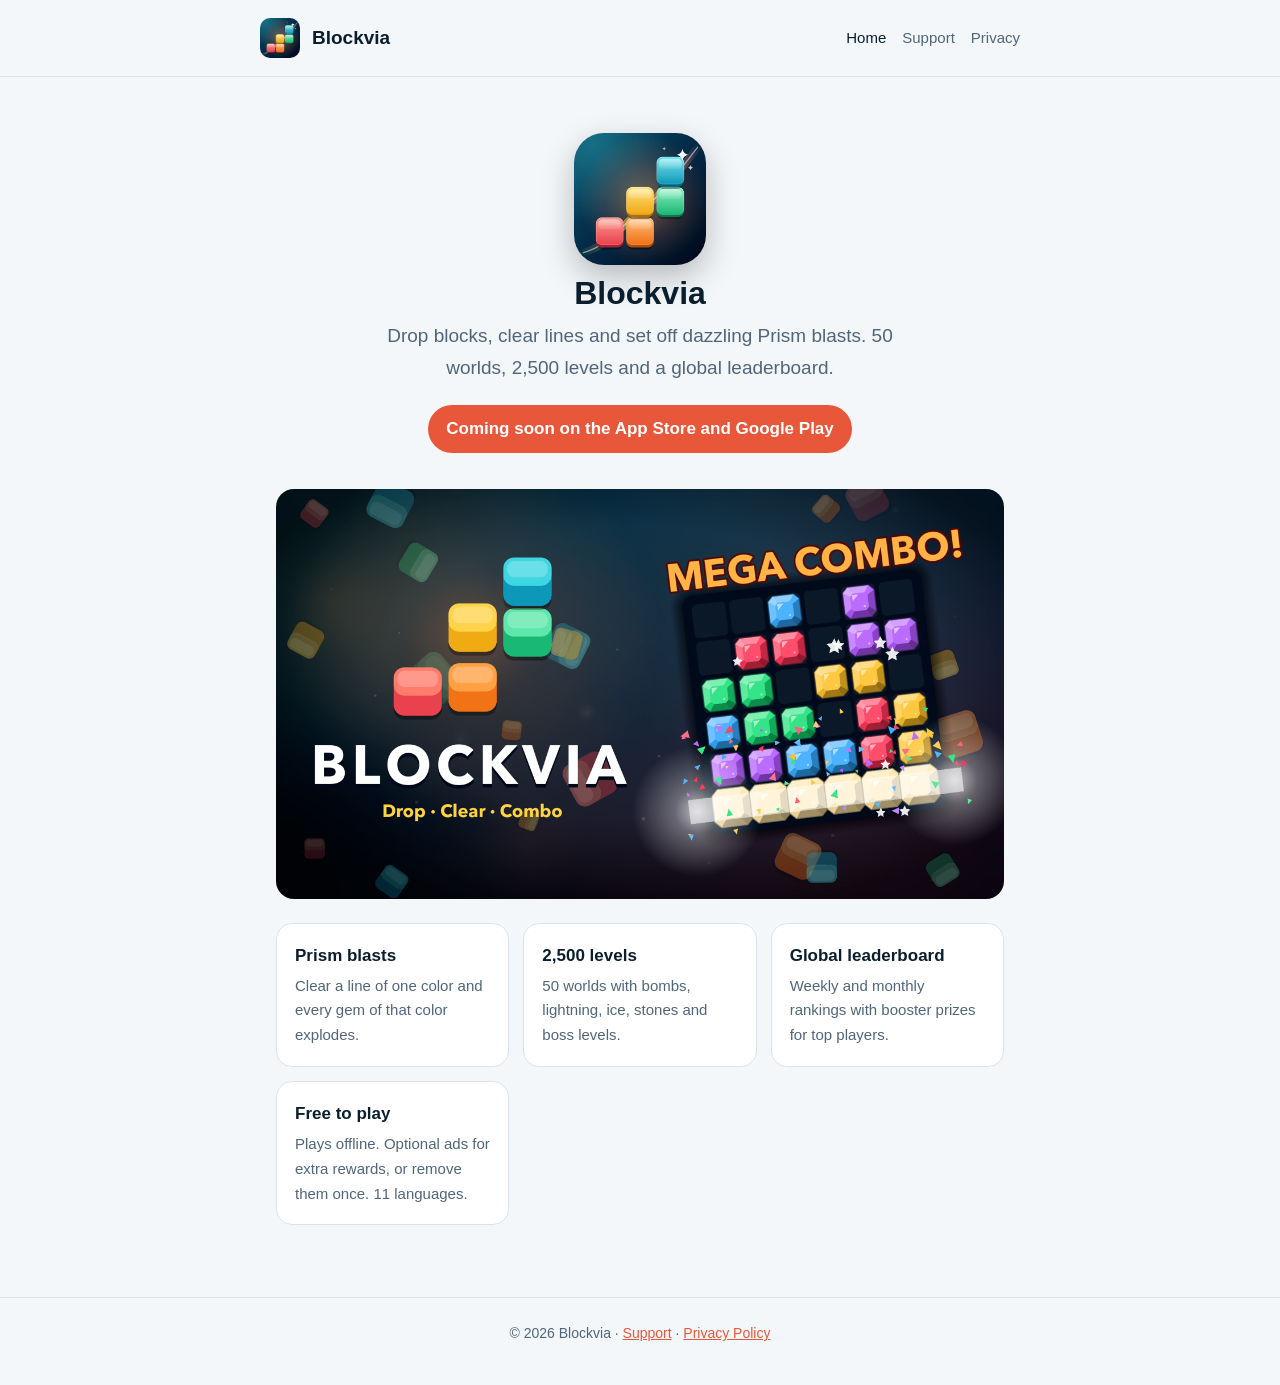
<file: index.html>
<!doctype html>
<html lang="en">
<head>
<meta charset="utf-8">
<meta name="viewport" content="width=device-width, initial-scale=1">
<title>Blockvia</title>
<meta name="description" content="Blockvia is a colorful block puzzle game with Prism blasts, 2,500 levels and a global leaderboard.">
<link rel="icon" href="icon.png">
<link rel="stylesheet" href="style.css">
</head>
<body>
<header><div class="in"><img src="icon.png" alt=""><strong>Blockvia</strong>
<nav><a href="index.html" aria-current="page">Home</a><a href="support.html">Support</a><a href="privacy.html">Privacy</a></nav></div></header>
<main>
<section class="hero">
	<img class="icon" src="icon.png" alt="Blockvia app icon">
	<h1>Blockvia</h1>
	<p>Drop blocks, clear lines and set off dazzling Prism blasts. 50 worlds, 2,500 levels and a global leaderboard.</p>
	<span class="pill">Coming soon on the App Store and Google Play</span>
</section>
<img class="cover" src="cover.png" alt="Blockvia gameplay">
<div class="grid">
	<div class="card"><h3>Prism blasts</h3><p>Clear a line of one color and every gem of that color explodes.</p></div>
	<div class="card"><h3>2,500 levels</h3><p>50 worlds with bombs, lightning, ice, stones and boss levels.</p></div>
	<div class="card"><h3>Global leaderboard</h3><p>Weekly and monthly rankings with booster prizes for top players.</p></div>
	<div class="card"><h3>Free to play</h3><p>Plays offline. Optional ads for extra rewards, or remove them once. 11 languages.</p></div>
</div>
</main>
<footer>© 2026 Blockvia · <a href="support.html">Support</a> · <a href="privacy.html">Privacy Policy</a></footer>
</body>
</html>
</file>
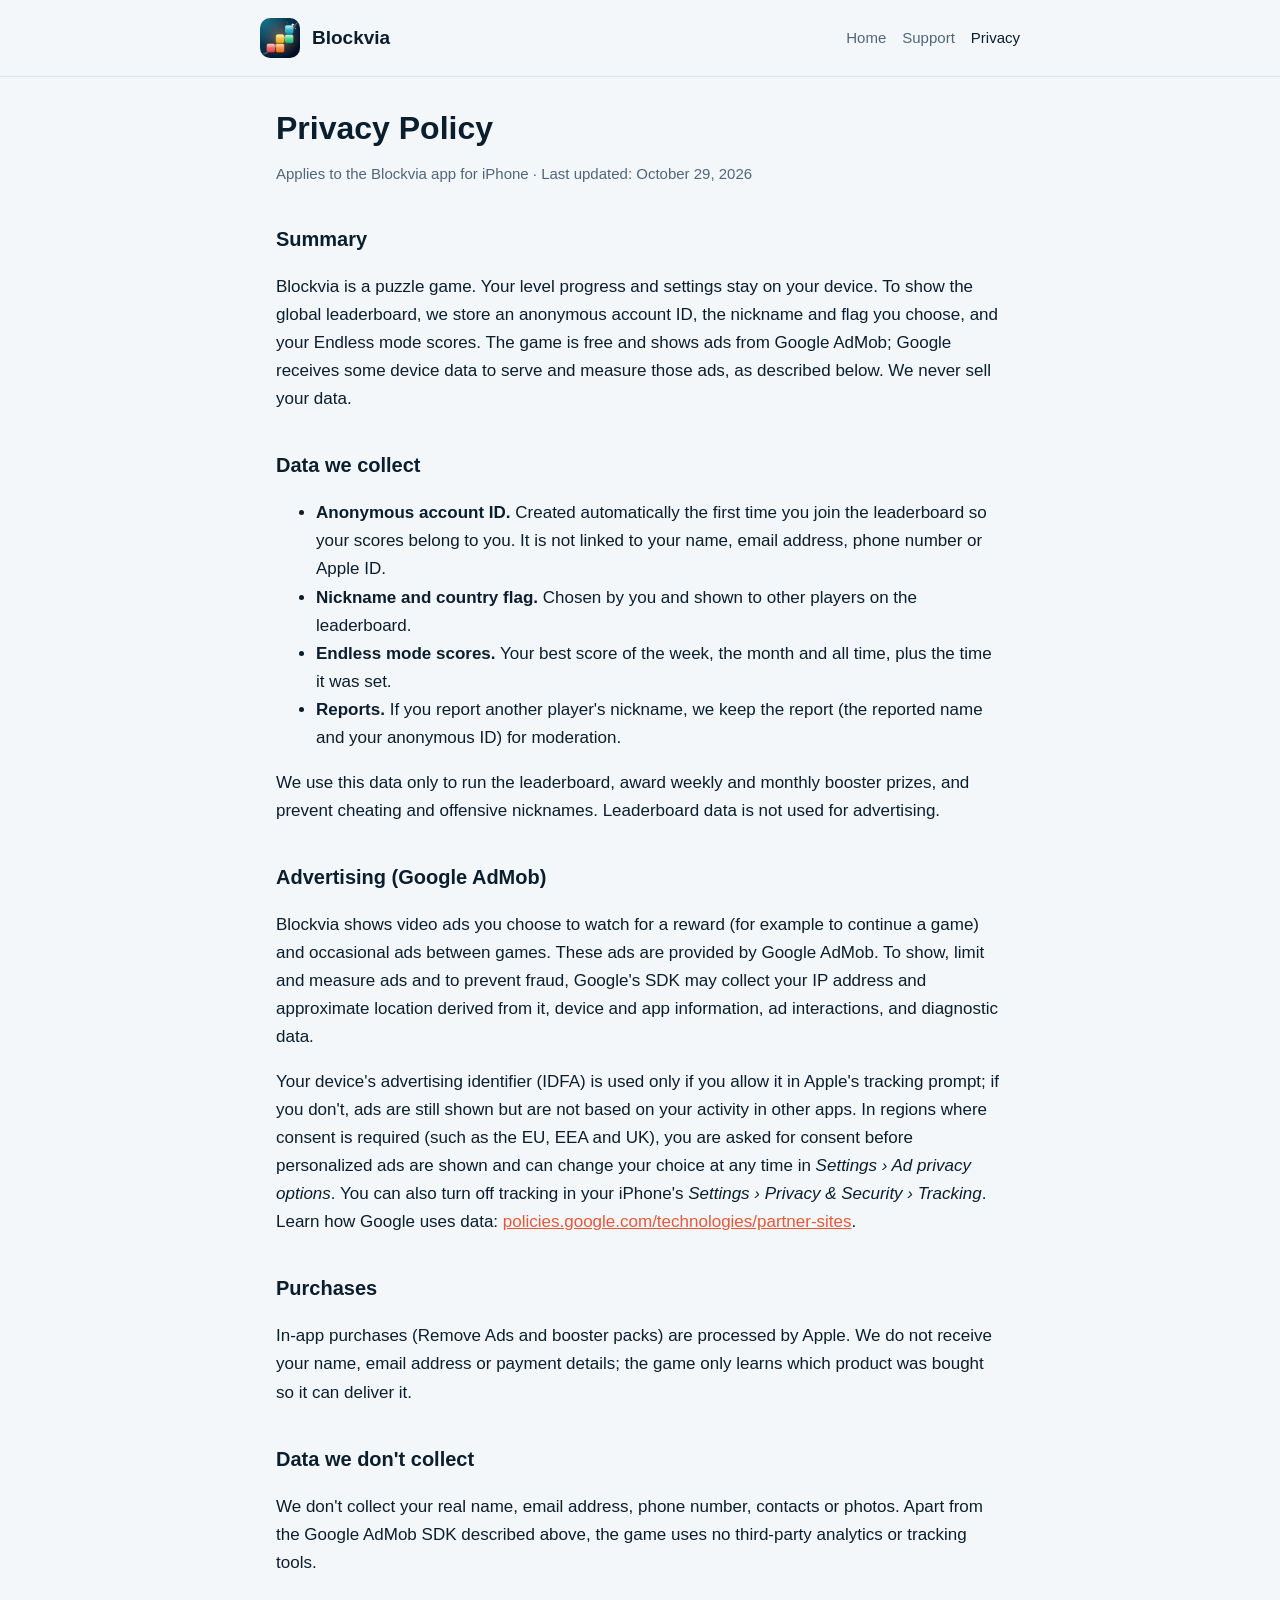
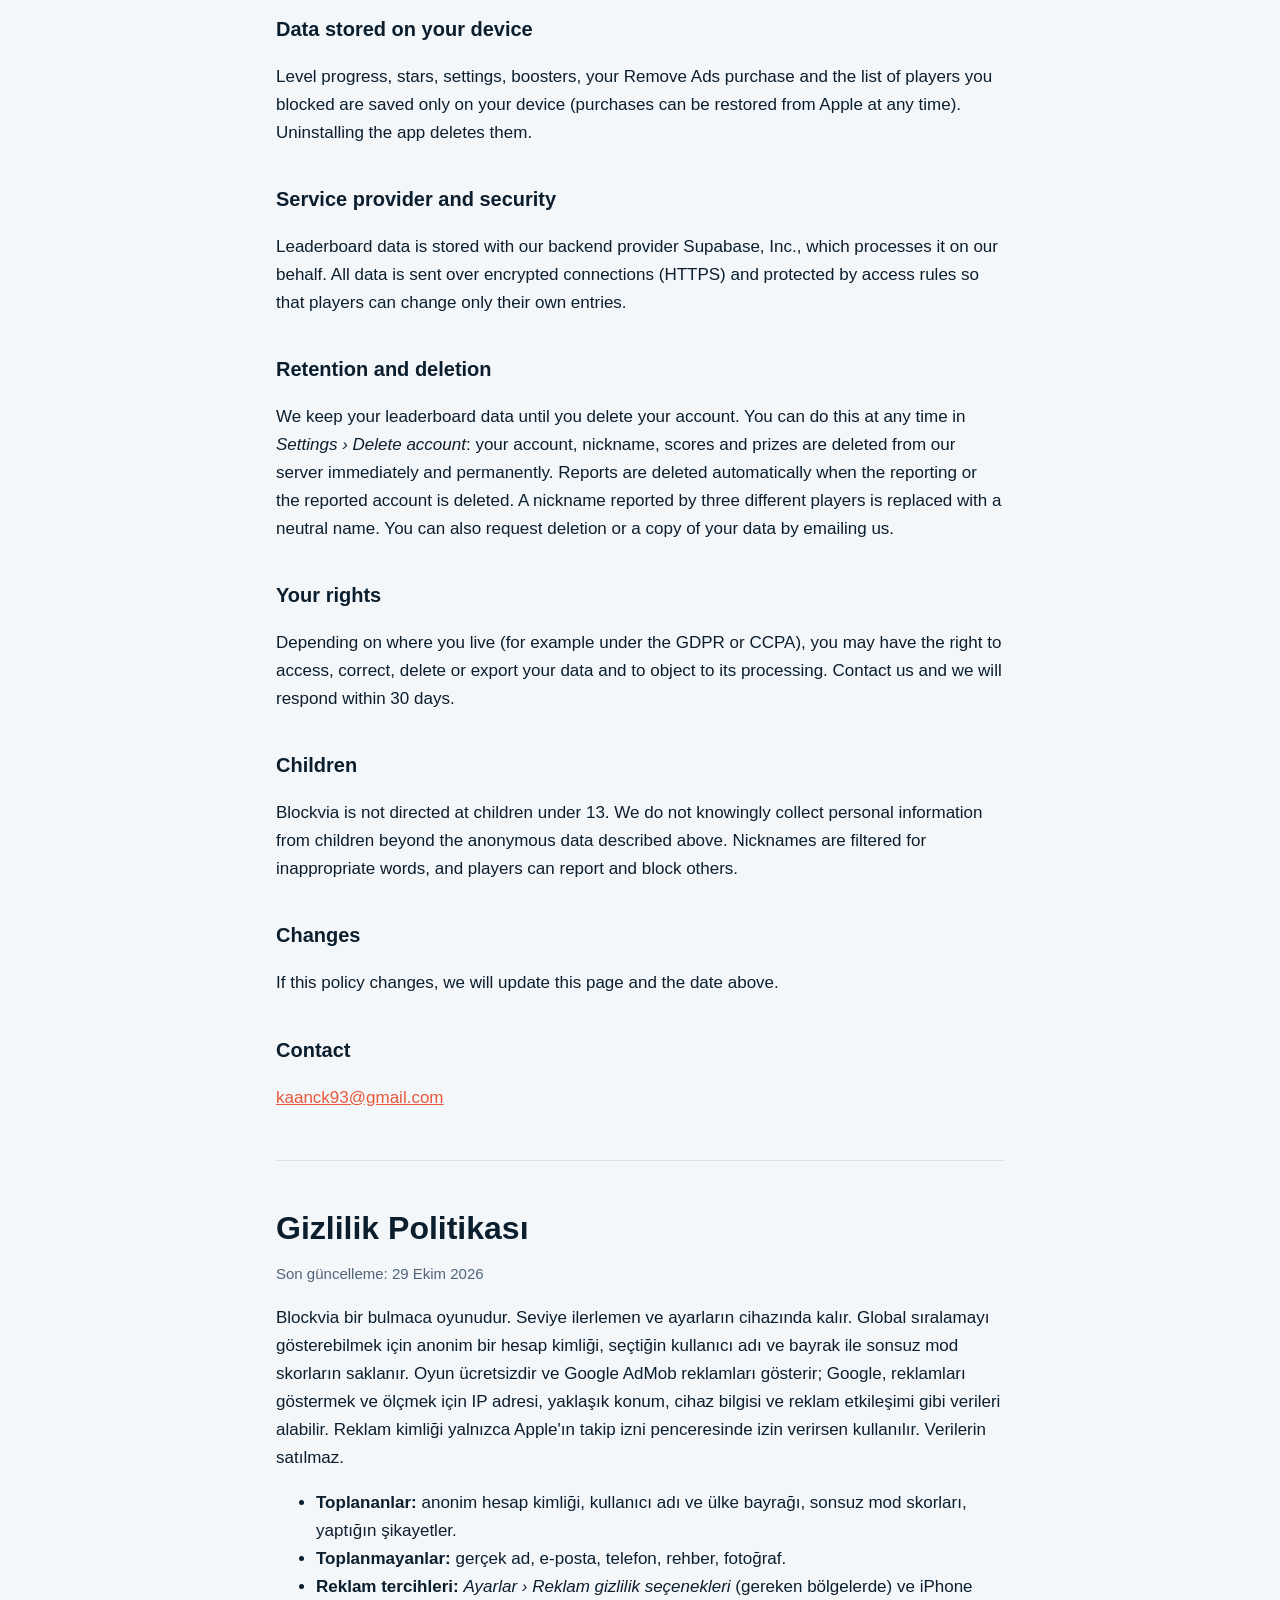
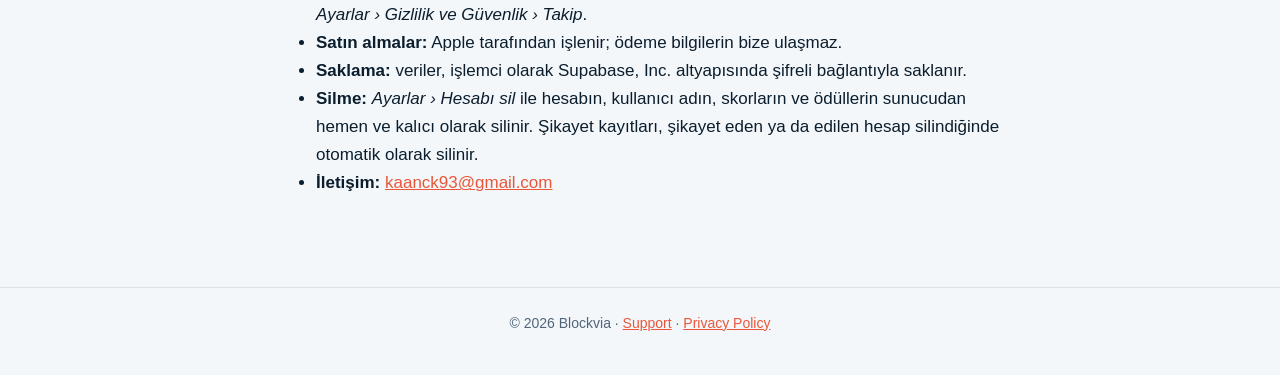
<file: privacy.html>
<!doctype html>
<html lang="en">
<head>
<meta charset="utf-8">
<meta name="viewport" content="width=device-width, initial-scale=1">
<title>Blockvia Privacy Policy</title>
<link rel="icon" href="icon.png">
<link rel="stylesheet" href="style.css">
</head>
<body>
<header><div class="in"><img src="icon.png" alt=""><strong>Blockvia</strong>
<nav><a href="index.html">Home</a><a href="support.html">Support</a><a href="privacy.html" aria-current="page">Privacy</a></nav></div></header>
<main>
<h1>Privacy Policy</h1>
<p class="muted">Applies to the Blockvia app for iPhone · Last updated: October 29, 2026</p>

<h2>Summary</h2>
<p>Blockvia is a puzzle game. Your level progress and settings stay on your device. To show the global leaderboard, we store an anonymous account ID, the nickname and flag you choose, and your Endless mode scores. The game is free and shows ads from Google AdMob; Google receives some device data to serve and measure those ads, as described below. We never sell your data.</p>

<h2>Data we collect</h2>
<ul>
	<li><strong>Anonymous account ID.</strong> Created automatically the first time you join the leaderboard so your scores belong to you. It is not linked to your name, email address, phone number or Apple ID.</li>
	<li><strong>Nickname and country flag.</strong> Chosen by you and shown to other players on the leaderboard.</li>
	<li><strong>Endless mode scores.</strong> Your best score of the week, the month and all time, plus the time it was set.</li>
	<li><strong>Reports.</strong> If you report another player's nickname, we keep the report (the reported name and your anonymous ID) for moderation.</li>
</ul>
<p>We use this data only to run the leaderboard, award weekly and monthly booster prizes, and prevent cheating and offensive nicknames. Leaderboard data is not used for advertising.</p>

<h2>Advertising (Google AdMob)</h2>
<p>Blockvia shows video ads you choose to watch for a reward (for example to continue a game) and occasional ads between games. These ads are provided by Google AdMob. To show, limit and measure ads and to prevent fraud, Google's SDK may collect your IP address and approximate location derived from it, device and app information, ad interactions, and diagnostic data.</p>
<p>Your device's advertising identifier (IDFA) is used only if you allow it in Apple's tracking prompt; if you don't, ads are still shown but are not based on your activity in other apps. In regions where consent is required (such as the EU, EEA and UK), you are asked for consent before personalized ads are shown and can change your choice at any time in <em>Settings › Ad privacy options</em>. You can also turn off tracking in your iPhone's <em>Settings › Privacy &amp; Security › Tracking</em>. Learn how Google uses data: <a href="https://policies.google.com/technologies/partner-sites">policies.google.com/technologies/partner-sites</a>.</p>

<h2>Purchases</h2>
<p>In-app purchases (Remove Ads and booster packs) are processed by Apple. We do not receive your name, email address or payment details; the game only learns which product was bought so it can deliver it.</p>

<h2>Data we don't collect</h2>
<p>We don't collect your real name, email address, phone number, contacts or photos. Apart from the Google AdMob SDK described above, the game uses no third-party analytics or tracking tools.</p>

<h2>Data stored on your device</h2>
<p>Level progress, stars, settings, boosters, your Remove Ads purchase and the list of players you blocked are saved only on your device (purchases can be restored from Apple at any time). Uninstalling the app deletes them.</p>

<h2>Service provider and security</h2>
<p>Leaderboard data is stored with our backend provider Supabase, Inc., which processes it on our behalf. All data is sent over encrypted connections (HTTPS) and protected by access rules so that players can change only their own entries.</p>

<h2>Retention and deletion</h2>
<p>We keep your leaderboard data until you delete your account. You can do this at any time in <em>Settings › Delete account</em>: your account, nickname, scores and prizes are deleted from our server immediately and permanently. Reports are deleted automatically when the reporting or the reported account is deleted. A nickname reported by three different players is replaced with a neutral name. You can also request deletion or a copy of your data by emailing us.</p>

<h2>Your rights</h2>
<p>Depending on where you live (for example under the GDPR or CCPA), you may have the right to access, correct, delete or export your data and to object to its processing. Contact us and we will respond within 30 days.</p>

<h2>Children</h2>
<p>Blockvia is not directed at children under 13. We do not knowingly collect personal information from children beyond the anonymous data described above. Nicknames are filtered for inappropriate words, and players can report and block others.</p>

<h2>Changes</h2>
<p>If this policy changes, we will update this page and the date above.</p>

<h2>Contact</h2>
<p><a href="mailto:kaanck93@gmail.com?subject=Blockvia%20Privacy">kaanck93@gmail.com</a></p>

<hr>

<h1>Gizlilik Politikası</h1>
<p class="muted">Son güncelleme: 29 Ekim 2026</p>
<p>Blockvia bir bulmaca oyunudur. Seviye ilerlemen ve ayarların cihazında kalır. Global sıralamayı gösterebilmek için anonim bir hesap kimliği, seçtiğin kullanıcı adı ve bayrak ile sonsuz mod skorların saklanır. Oyun ücretsizdir ve Google AdMob reklamları gösterir; Google, reklamları göstermek ve ölçmek için IP adresi, yaklaşık konum, cihaz bilgisi ve reklam etkileşimi gibi verileri alabilir. Reklam kimliği yalnızca Apple'ın takip izni penceresinde izin verirsen kullanılır. Verilerin satılmaz.</p>
<ul>
	<li><strong>Toplananlar:</strong> anonim hesap kimliği, kullanıcı adı ve ülke bayrağı, sonsuz mod skorları, yaptığın şikayetler.</li>
	<li><strong>Toplanmayanlar:</strong> gerçek ad, e-posta, telefon, rehber, fotoğraf.</li>
	<li><strong>Reklam tercihleri:</strong> <em>Ayarlar › Reklam gizlilik seçenekleri</em> (gereken bölgelerde) ve iPhone <em>Ayarlar › Gizlilik ve Güvenlik › Takip</em>.</li>
	<li><strong>Satın almalar:</strong> Apple tarafından işlenir; ödeme bilgilerin bize ulaşmaz.</li>
	<li><strong>Saklama:</strong> veriler, işlemci olarak Supabase, Inc. altyapısında şifreli bağlantıyla saklanır.</li>
	<li><strong>Silme:</strong> <em>Ayarlar › Hesabı sil</em> ile hesabın, kullanıcı adın, skorların ve ödüllerin sunucudan hemen ve kalıcı olarak silinir. Şikayet kayıtları, şikayet eden ya da edilen hesap silindiğinde otomatik olarak silinir.</li>
	<li><strong>İletişim:</strong> <a href="mailto:kaanck93@gmail.com">kaanck93@gmail.com</a></li>
</ul>
</main>
<footer>© 2026 Blockvia · <a href="support.html">Support</a> · <a href="privacy.html">Privacy Policy</a></footer>
</body>
</html>
</file>
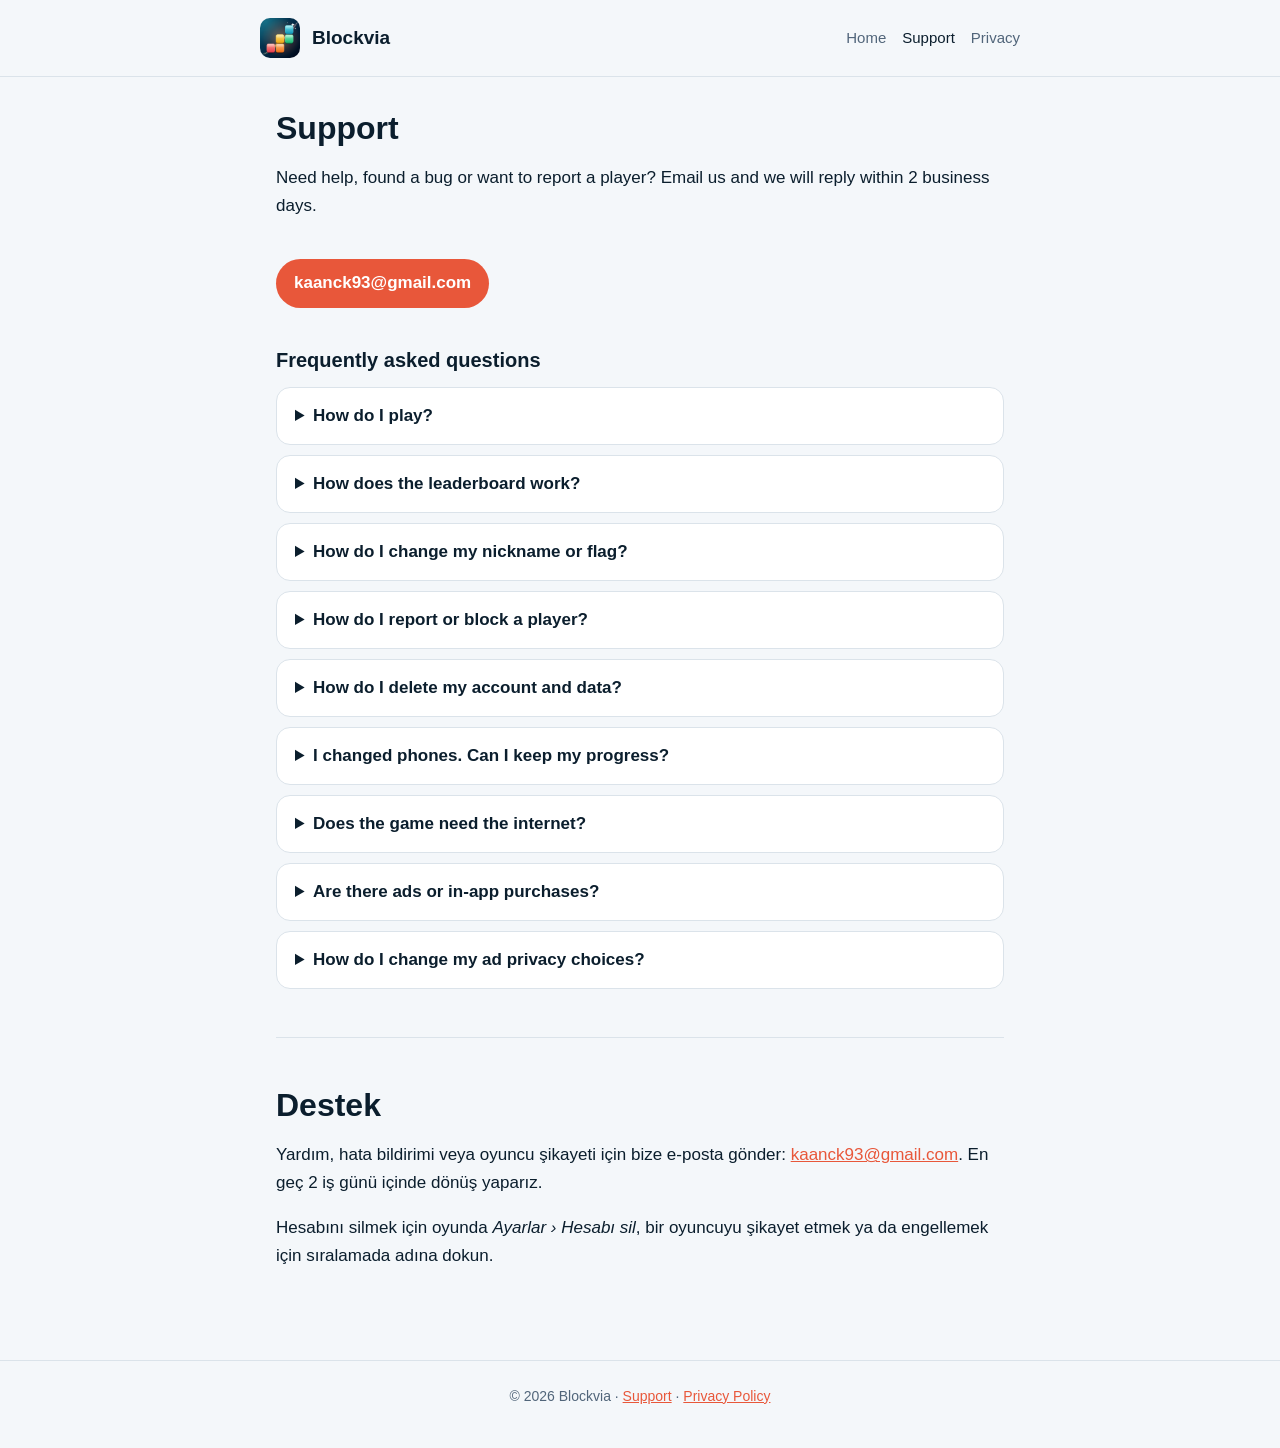
<file: support.html>
<!doctype html>
<html lang="en">
<head>
<meta charset="utf-8">
<meta name="viewport" content="width=device-width, initial-scale=1">
<title>Blockvia Support</title>
<link rel="icon" href="icon.png">
<link rel="stylesheet" href="style.css">
</head>
<body>
<header><div class="in"><img src="icon.png" alt=""><strong>Blockvia</strong>
<nav><a href="index.html">Home</a><a href="support.html" aria-current="page">Support</a><a href="privacy.html">Privacy</a></nav></div></header>
<main>
<h1>Support</h1>
<p>Need help, found a bug or want to report a player? Email us and we will reply within 2 business days.</p>
<p><a class="pill" href="mailto:kaanck93@gmail.com?subject=Blockvia%20Support">kaanck93@gmail.com</a></p>

<h2>Frequently asked questions</h2>
<details><summary>How do I play?</summary><p>Drag the pieces from the tray onto the 8×8 board. Fill a full row or column to clear it. Clearing a line made of one color triggers a Prism blast that removes every gem of that color. In levels, complete the goals before you run out of moves.</p></details>
<details><summary>How does the leaderboard work?</summary><p>Only Endless mode counts. Your single best score of the week, the month and all time is shown with your nickname and flag. Scores count even if you leave a game early. The top 100 players of each week and month receive booster prizes the next time they open the game.</p></details>
<details><summary>How do I change my nickname or flag?</summary><p>Open <em>Settings › Edit profile</em>.</p></details>
<details><summary>How do I report or block a player?</summary><p>Open the leaderboard and tap the player's name. <em>Report</em> sends the name to us for review and hides the player for you; <em>Block</em> only hides the player. You can unblock everyone in <em>Settings</em>.</p></details>
<details><summary>How do I delete my account and data?</summary><p>Open <em>Settings › Delete account</em>. Your nickname, scores and prizes are removed from our server immediately and permanently. Uninstalling the game removes all data stored on your device.</p></details>
<details><summary>I changed phones. Can I keep my progress?</summary><p>Level progress is stored on your device and is not synced. Your leaderboard entries stay on the leaderboard until the period ends.</p></details>
<details><summary>Does the game need the internet?</summary><p>No. All levels and Endless mode work offline. The leaderboard and prizes update when you are back online.</p></details>
<details><summary>Are there ads or in-app purchases?</summary><p>Blockvia is free. You can watch a short video ad to continue a game, get an extra booster or double your daily gift, and a short ad may appear between games. A one-time <em>Remove Ads</em> purchase turns off ads between games and makes continues free. Booster packs are optional purchases. Bought on a new device? Use <em>Settings › Restore purchases</em>.</p></details>
<details><summary>How do I change my ad privacy choices?</summary><p>If you are in a region where consent is required, open <em>Settings › Ad privacy options</em>. You can also turn off tracking for Blockvia in your iPhone's <em>Settings › Privacy &amp; Security › Tracking</em>.</p></details>

<hr>
<h1>Destek</h1>
<p>Yardım, hata bildirimi veya oyuncu şikayeti için bize e-posta gönder: <a href="mailto:kaanck93@gmail.com?subject=Blockvia%20Destek">kaanck93@gmail.com</a>. En geç 2 iş günü içinde dönüş yaparız.</p>
<p>Hesabını silmek için oyunda <em>Ayarlar › Hesabı sil</em>, bir oyuncuyu şikayet etmek ya da engellemek için sıralamada adına dokun.</p>
</main>
<footer>© 2026 Blockvia · <a href="support.html">Support</a> · <a href="privacy.html">Privacy Policy</a></footer>
</body>
</html>
</file>
<file: style.css>
:root {
	color-scheme: light dark;
	--bg: #f4f7fa;
	--card: #ffffff;
	--fg: #0b1e2d;
	--muted: #51657a;
	--line: #dbe3ea;
	--accent: #e8573a;
	--accent2: #1597b8;
}
@media (prefers-color-scheme: dark) {
	:root { --bg: #06121f; --card: #0c2133; --fg: #e9f1f7; --muted: #9db2c4; --line: #1b3449; --accent: #ff8a5c; --accent2: #3fd5e0; }
}
* { box-sizing: border-box; }
body { margin: 0; background: var(--bg); color: var(--fg); font: 17px/1.65 -apple-system, BlinkMacSystemFont, "Segoe UI", Roboto, "Helvetica Neue", sans-serif; }
a { color: var(--accent); }
header { padding: 18px 16px; border-bottom: 1px solid var(--line); }
header .in { max-width: 760px; margin: 0 auto; display: flex; align-items: center; gap: 12px; flex-wrap: wrap; }
header img { width: 40px; height: 40px; border-radius: 10px; }
header strong { font-size: 19px; margin-right: auto; }
nav a { color: var(--muted); text-decoration: none; margin-left: 16px; font-size: 15px; }
nav a:hover, nav a[aria-current] { color: var(--fg); }
main { max-width: 760px; margin: 0 auto; padding: 32px 16px 72px; }
h1 { font-size: 32px; line-height: 1.2; margin: 0 0 6px; }
h2 { font-size: 20px; margin: 36px 0 8px; }
.muted { color: var(--muted); font-size: 15px; }
.hero { text-align: center; padding: 24px 0 8px; }
.hero img.icon { width: 132px; height: 132px; border-radius: 30px; box-shadow: 0 12px 32px rgba(0, 0, 0, .25); }
.hero p { font-size: 19px; color: var(--muted); max-width: 560px; margin: 8px auto 0; }
.cover { width: 100%; border-radius: 18px; margin: 28px 0 8px; display: block; }
.grid { display: grid; grid-template-columns: repeat(auto-fit, minmax(210px, 1fr)); gap: 14px; margin-top: 24px; }
.card { background: var(--card); border: 1px solid var(--line); border-radius: 16px; padding: 18px; }
.card h3 { margin: 0 0 4px; font-size: 17px; }
.card p { margin: 0; color: var(--muted); font-size: 15px; }
.pill { display: inline-block; margin-top: 22px; padding: 10px 18px; border-radius: 999px; background: var(--accent); color: #fff; font-weight: 600; text-decoration: none; }
details { background: var(--card); border: 1px solid var(--line); border-radius: 14px; padding: 14px 18px; margin: 10px 0; }
summary { cursor: pointer; font-weight: 600; }
footer { text-align: center; color: var(--muted); font-size: 14px; padding: 24px 16px 40px; border-top: 1px solid var(--line); }
hr { border: 0; border-top: 1px solid var(--line); margin: 48px 0; }
</file>
